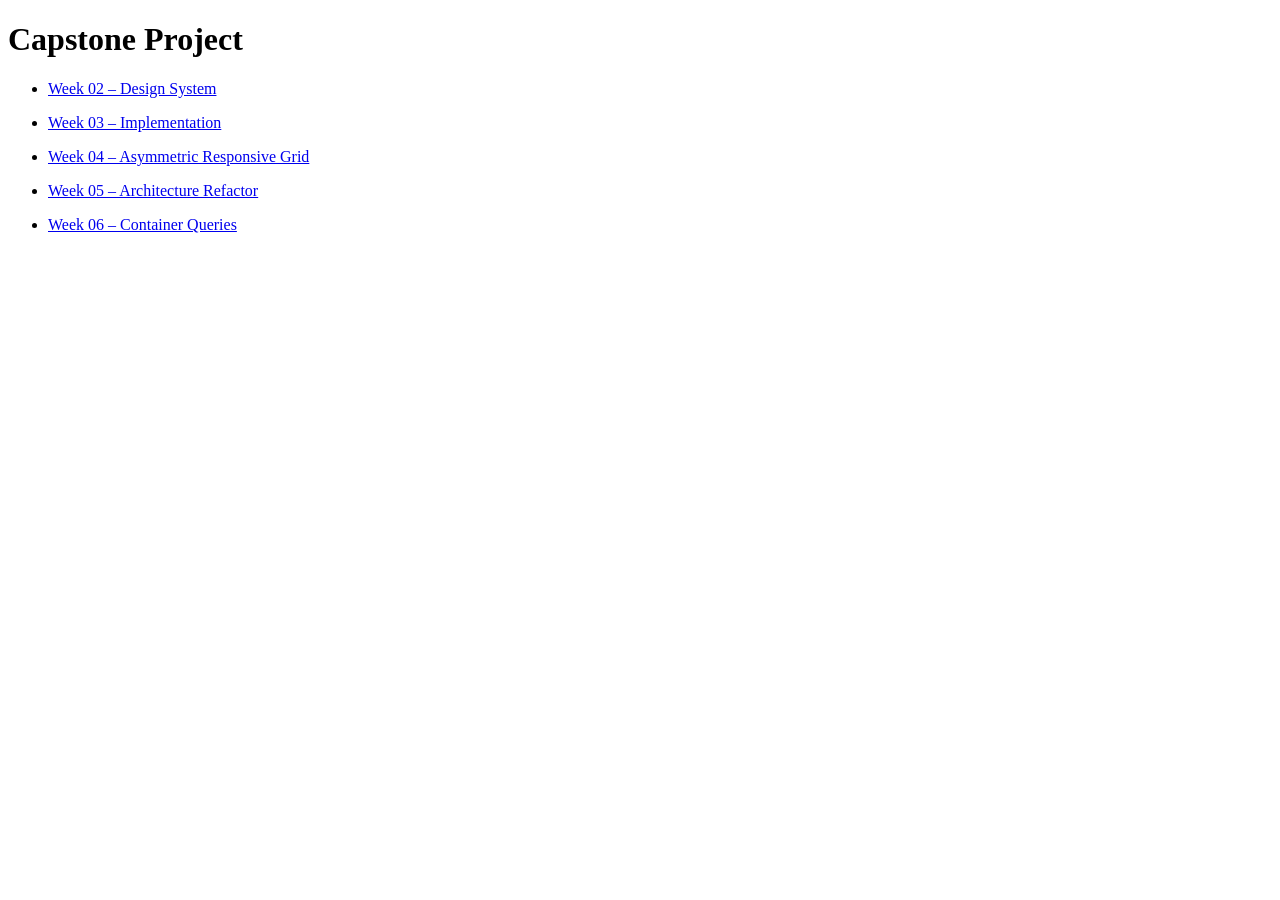
<file: index.html>
<!DOCTYPE html>
<html lang="en">
<head>
<meta charset="UTF-8">
<meta name="viewport" content="width=device-width, initial-scale=1.0">
<title>Capstone Project</title>
</head>

<body>

<h1>Capstone Project</h1>

<ul>
    <li><a href="week02/">Week 02 – Design System</a></li>
</ul>

<ul>
    <li><a href="week03/">Week 03 – Implementation</a></li>
</ul>

<ul>
    <li><a href="week04/">Week 04 – Asymmetric Responsive Grid</a></li>
</ul>

<ul>
    <li><a href="week05/">Week 05 – Architecture Refactor</a></li>
</ul>

<ul>
    <li><a href="week06/">Week 06 – Container Queries</a></li>
</ul>

</body>
</html>
</file>
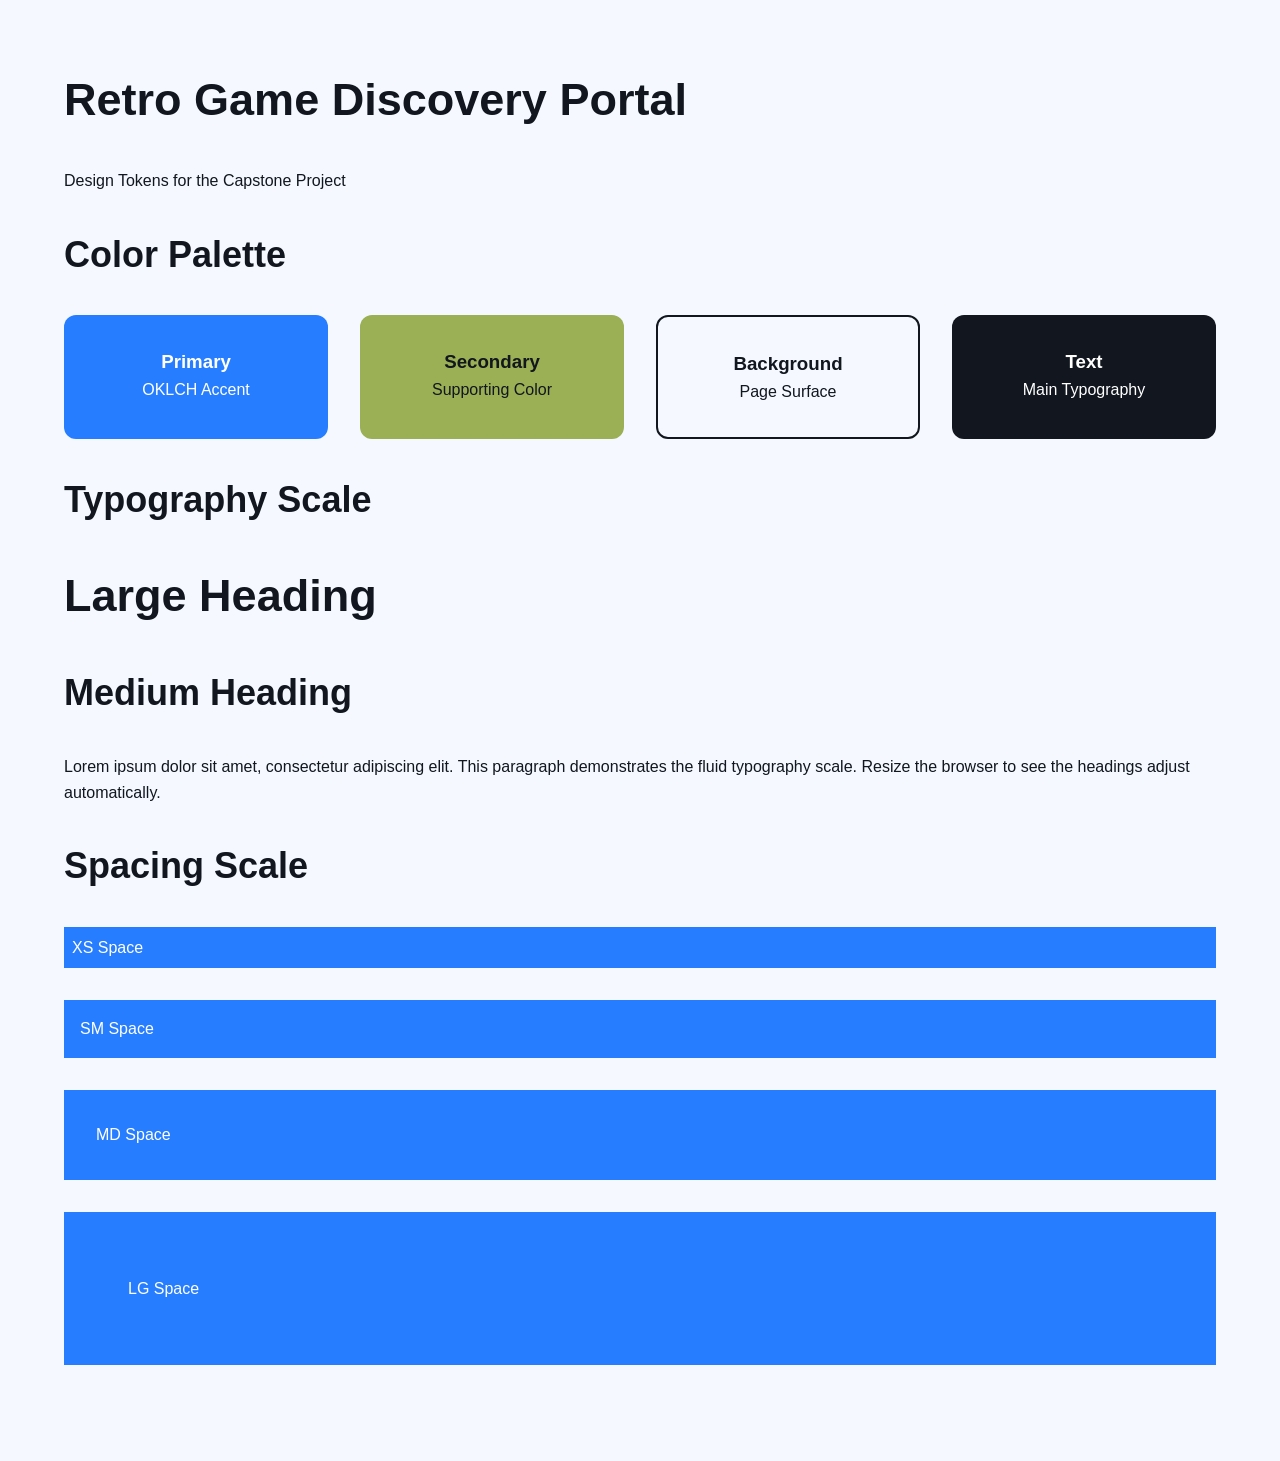
<file: week02/index.html>
<!DOCTYPE html>
<html lang="en">
<head>

<meta charset="UTF-8">
<meta name="viewport" content="width=device-width, initial-scale=1.0">

<title>Retro Game Discovery Portal - Design System</title>

<link rel="stylesheet" href="styles.css">

</head>

<body>

<header>

<h1>Retro Game Discovery Portal</h1>

<p>
Design Tokens for the Capstone Project
</p>

</header>

<main>

<section>

<h2>Color Palette</h2>

<div class="palette">

<div class="color-card primary">
<h3>Primary</h3>
<p>OKLCH Accent</p>
</div>

<div class="color-card secondary">
<h3>Secondary</h3>
<p>Supporting Color</p>
</div>

<div class="color-card background">
<h3>Background</h3>
<p>Page Surface</p>
</div>

<div class="color-card text">
<h3>Text</h3>
<p>Main Typography</p>
</div>

</div>

</section>

<section>

<h2>Typography Scale</h2>

<h1>Large Heading</h1>

<h2>Medium Heading</h2>

<p>
Lorem ipsum dolor sit amet, consectetur adipiscing elit.
This paragraph demonstrates the fluid typography scale.
Resize the browser to see the headings adjust automatically.
</p>

</section>

<section>

<h2>Spacing Scale</h2>

<div class="spacing-demo xs">XS Space</div>

<div class="spacing-demo sm">SM Space</div>

<div class="spacing-demo md">MD Space</div>

<div class="spacing-demo lg">LG Space</div>

</section>

</main>

</body>
</html>
</file>
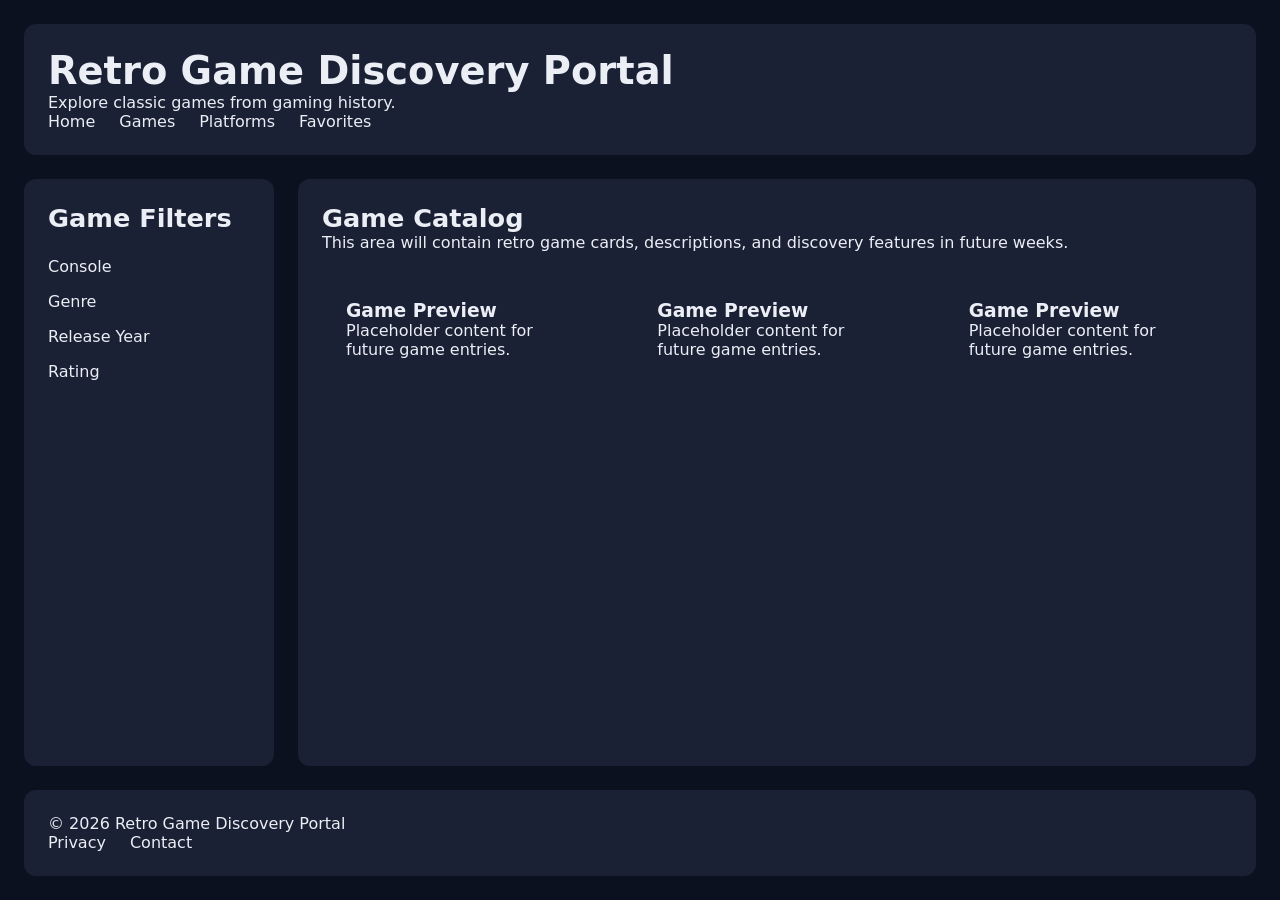
<file: week03/index.html>
<!DOCTYPE html>
<html lang="en">

<head>
    <meta charset="UTF-8">
    <meta name="viewport" content="width=device-width, initial-scale=1.0">

    <title>Retro Game Discovery Portal</title>

    <link rel="stylesheet" href="styles.css">
</head>


<body>

    <header class="site-header">

        <section class="brand">
            <h1>Retro Game Discovery Portal</h1>

            <p>
                Explore classic games from gaming history.
            </p>
        </section>


        <nav aria-label="Primary navigation">

            <ul class="nav-links">

                <li>
                    <a href="#">Home</a>
                </li>

                <li>
                    <a href="#">Games</a>
                </li>

                <li>
                    <a href="#">Platforms</a>
                </li>

                <li>
                    <a href="#">Favorites</a>
                </li>

            </ul>

        </nav>

    </header>



    <aside class="filter-sidebar">

        <h2>Game Filters</h2>

        <ul>

            <li>
                Console
            </li>

            <li>
                Genre
            </li>

            <li>
                Release Year
            </li>

            <li>
                Rating
            </li>

        </ul>

    </aside>




    <main class="catalog">

        <h2>Game Catalog</h2>

        <p>
            This area will contain retro game cards,
            descriptions, and discovery features in future weeks.
        </p>


        <section class="placeholder-grid">

            <article>
                <h3>Game Preview</h3>
                <p>
                    Placeholder content for future game entries.
                </p>
            </article>


            <article>
                <h3>Game Preview</h3>
                <p>
                    Placeholder content for future game entries.
                </p>
            </article>


            <article>
                <h3>Game Preview</h3>
                <p>
                    Placeholder content for future game entries.
                </p>
            </article>

        </section>

    </main>




    <footer class="site-footer">

        <p>
            © 2026 Retro Game Discovery Portal
        </p>


        <nav aria-label="Footer navigation">

            <ul>

                <li>
                    <a href="#">Privacy</a>
                </li>

                <li>
                    <a href="#">Contact</a>
                </li>

            </ul>

        </nav>

    </footer>



</body>

</html>
</file>
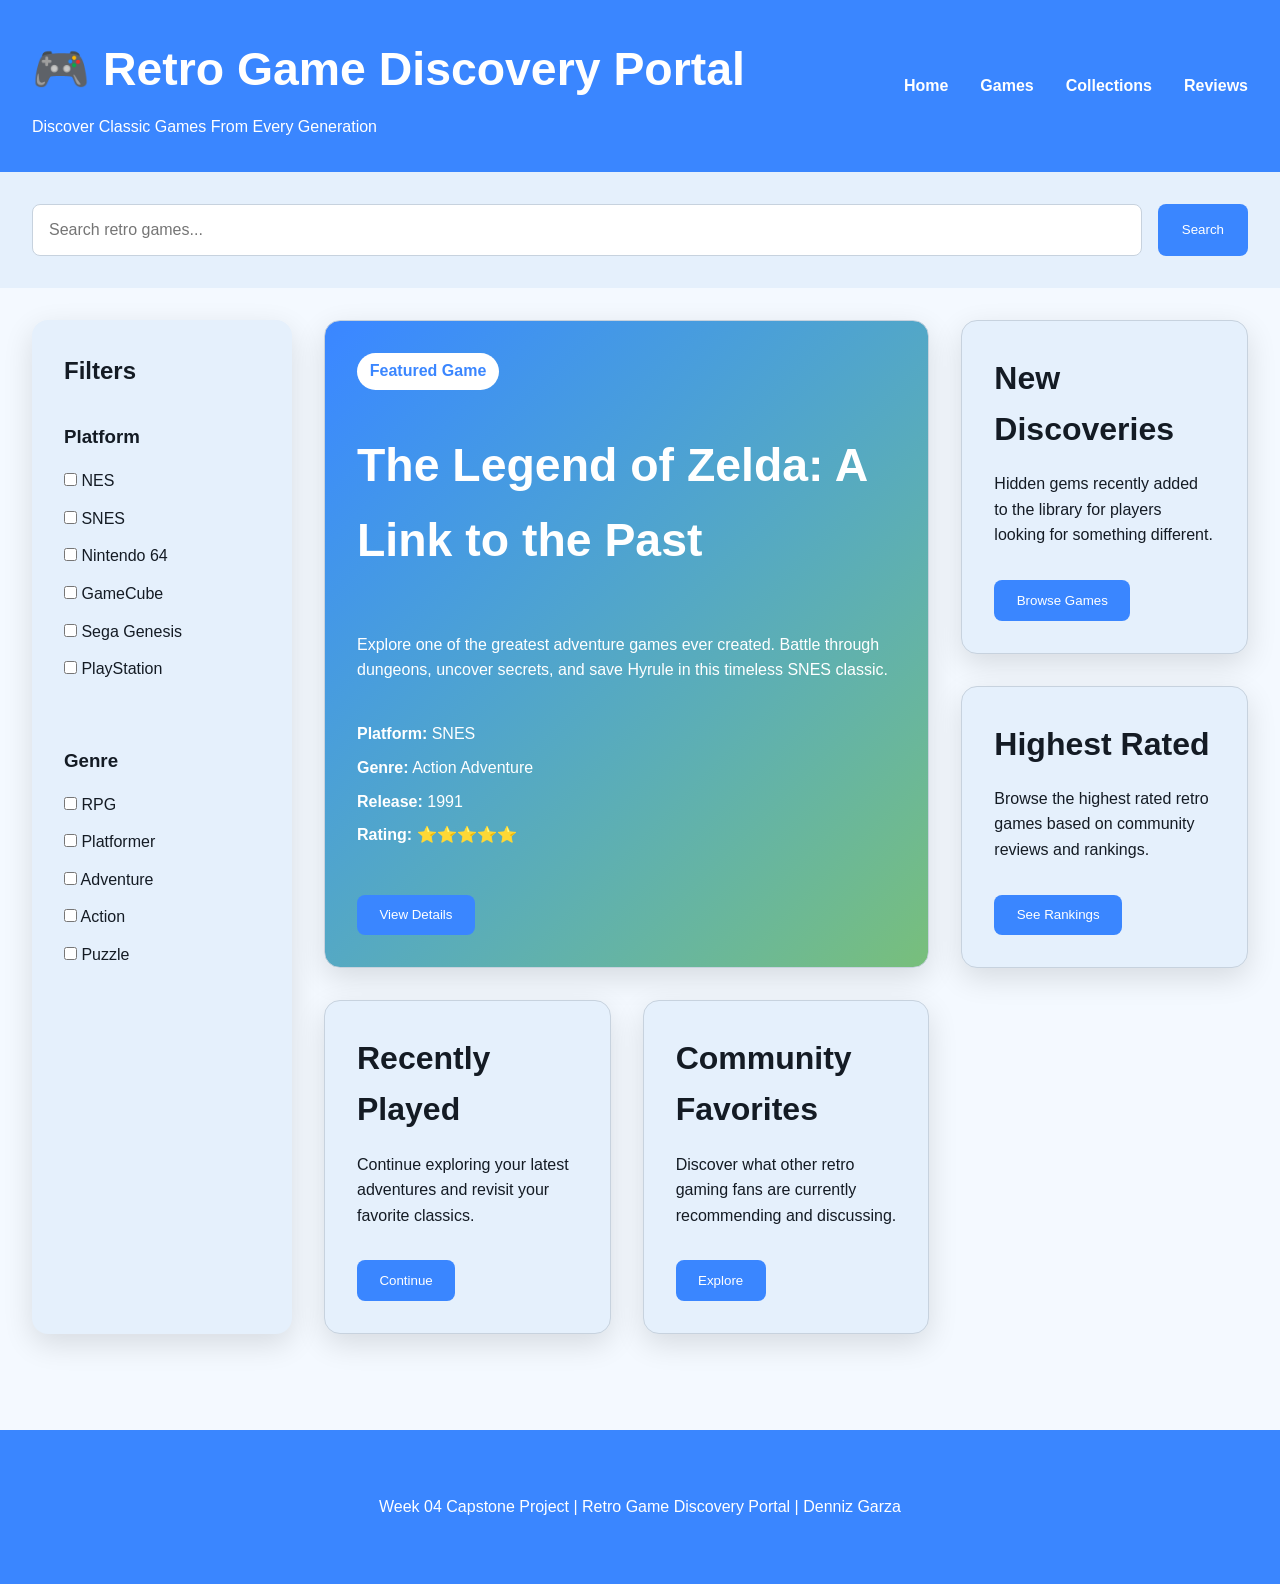
<file: week04/index.html>
<!DOCTYPE html>
<html lang="en">
<head>
    <meta charset="UTF-8">
    <meta name="viewport" content="width=device-width, initial-scale=1.0">
    <title>Retro Game Discovery Portal | Week 04</title>

    <link rel="stylesheet" href="styles.css">
</head>

<body>

    <!-- ================= HEADER ================= -->

    <header class="site-header">

        <div class="logo">
            <h1>🎮 Retro Game Discovery Portal</h1>
            <p>Discover Classic Games From Every Generation</p>
        </div>

        <nav class="main-nav">
            <ul>
                <li><a href="#">Home</a></li>
                <li><a href="#">Games</a></li>
                <li><a href="#">Collections</a></li>
                <li><a href="#">Reviews</a></li>
            </ul>
        </nav>

    </header>

    <!-- ================= SEARCH BAR ================= -->

    <section class="search-bar">

        <input
            type="text"
            placeholder="Search retro games..."
        >

        <button>Search</button>

    </section>

    <!-- ================= PAGE LAYOUT ================= -->

    <div class="page-layout">

        <!-- SIDEBAR -->

        <aside class="sidebar">

            <h2>Filters</h2>

            <div class="filter-group">

                <h3>Platform</h3>

                <label><input type="checkbox"> NES</label>
                <label><input type="checkbox"> SNES</label>
                <label><input type="checkbox"> Nintendo 64</label>
                <label><input type="checkbox"> GameCube</label>
                <label><input type="checkbox"> Sega Genesis</label>
                <label><input type="checkbox"> PlayStation</label>

            </div>

            <div class="filter-group">

                <h3>Genre</h3>

                <label><input type="checkbox"> RPG</label>
                <label><input type="checkbox"> Platformer</label>
                <label><input type="checkbox"> Adventure</label>
                <label><input type="checkbox"> Action</label>
                <label><input type="checkbox"> Puzzle</label>

            </div>

        </aside>

        <!-- MAIN CONTENT -->

        <main>

            <section class="grid-container">

                <!-- HERO CARD -->

                <article class="card hero-card">

                    <span class="badge">Featured Game</span>

                    <h2>The Legend of Zelda: A Link to the Past</h2>

                    <p>
                        Explore one of the greatest adventure games ever
                        created. Battle through dungeons, uncover secrets,
                        and save Hyrule in this timeless SNES classic.
                    </p>

                    <ul class="details">
                        <li><strong>Platform:</strong> SNES</li>
                        <li><strong>Genre:</strong> Action Adventure</li>
                        <li><strong>Release:</strong> 1991</li>
                        <li><strong>Rating:</strong> ⭐⭐⭐⭐⭐</li>
                    </ul>

                    <button>View Details</button>

                </article>

                <!-- CARD 2 -->

                <article class="card">

                    <h3>New Discoveries</h3>

                    <p>
                        Hidden gems recently added to the library for players
                        looking for something different.
                    </p>

                    <button>Browse Games</button>

                </article>

                <!-- CARD 3 -->

                <article class="card">

                    <h3>Highest Rated</h3>

                    <p>
                        Browse the highest rated retro games based on community
                        reviews and rankings.
                    </p>

                    <button>See Rankings</button>

                </article>

                <!-- CARD 4 -->

                <article class="card">

                    <h3>Recently Played</h3>

                    <p>
                        Continue exploring your latest adventures and revisit
                        your favorite classics.
                    </p>

                    <button>Continue</button>

                </article>

                <!-- CARD 5 -->

                <article class="card">

                    <h3>Community Favorites</h3>

                    <p>
                        Discover what other retro gaming fans are currently
                        recommending and discussing.
                    </p>

                    <button>Explore</button>

                </article>

            </section>

        </main>

    </div>

    <!-- ================= FOOTER ================= -->

    <footer>

        <p>
            Week 04 Capstone Project |
            Retro Game Discovery Portal |
            Denniz Garza
        </p>

    </footer>

</body>
</html>
</file>
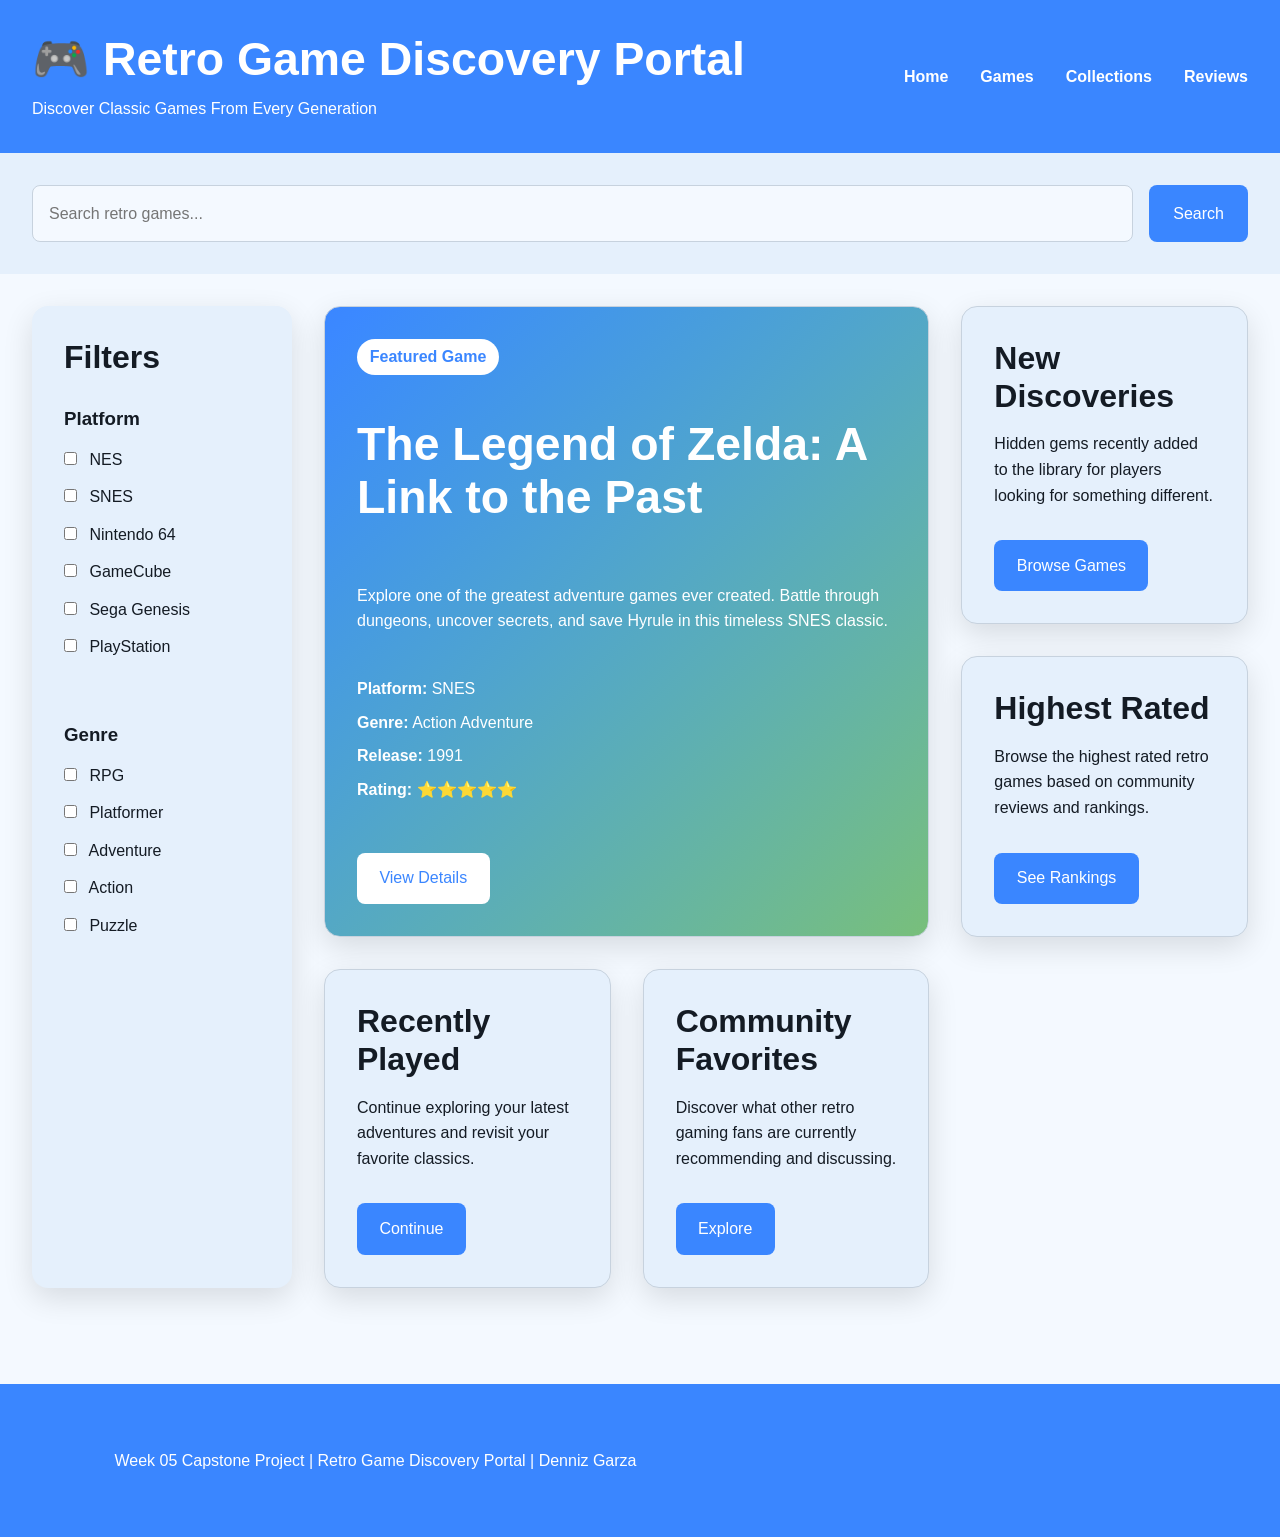
<file: week05/index.html>
<!DOCTYPE html>
<html lang="en">
<head>
    <meta charset="UTF-8">
    <meta name="viewport" content="width=device-width, initial-scale=1.0">

    <title>Retro Game Discovery Portal | Week 05</title>

    <link rel="stylesheet" href="styles.css">
</head>

<body>

    <!-- ================= HEADER ================= -->

    <header class="site-header">

        <div class="logo">
            <h1>🎮 Retro Game Discovery Portal</h1>
            <p>Discover Classic Games From Every Generation</p>
        </div>

        <nav class="main-nav" aria-label="Primary navigation">
            <ul>
                <li><a href="#">Home</a></li>
                <li><a href="#">Games</a></li>
                <li><a href="#">Collections</a></li>
                <li><a href="#">Reviews</a></li>
            </ul>
        </nav>

    </header>

    <!-- ================= SEARCH BAR ================= -->

    <section class="search-bar" aria-label="Game search">

        <label for="game-search" class="visually-hidden">
            Search retro games
        </label>

        <input
            id="game-search"
            type="search"
            placeholder="Search retro games..."
        >

        <button type="button">
            Search
        </button>

    </section>

    <!-- ================= PAGE LAYOUT ================= -->

    <div class="page-layout">

        <!-- ================= SIDEBAR ================= -->

        <aside class="sidebar">

            <h2>Filters</h2>

            <div class="filter-group">

                <h3>Platform</h3>

                <label>
                    <input type="checkbox">
                    NES
                </label>

                <label>
                    <input type="checkbox">
                    SNES
                </label>

                <label>
                    <input type="checkbox">
                    Nintendo 64
                </label>

                <label>
                    <input type="checkbox">
                    GameCube
                </label>

                <label>
                    <input type="checkbox">
                    Sega Genesis
                </label>

                <label>
                    <input type="checkbox">
                    PlayStation
                </label>

            </div>

            <div class="filter-group">

                <h3>Genre</h3>

                <label>
                    <input type="checkbox">
                    RPG
                </label>

                <label>
                    <input type="checkbox">
                    Platformer
                </label>

                <label>
                    <input type="checkbox">
                    Adventure
                </label>

                <label>
                    <input type="checkbox">
                    Action
                </label>

                <label>
                    <input type="checkbox">
                    Puzzle
                </label>

            </div>

        </aside>

        <!-- ================= MAIN CONTENT ================= -->

        <main>

            <section class="grid-container" aria-label="Retro game collections">

                <!-- ================= HERO CARD ================= -->

                <article class="card hero-card">

                    <span class="badge">
                        Featured Game
                    </span>

                    <h2>
                        The Legend of Zelda: A Link to the Past
                    </h2>

                    <p>
                        Explore one of the greatest adventure games ever
                        created. Battle through dungeons, uncover secrets,
                        and save Hyrule in this timeless SNES classic.
                    </p>

                    <ul class="details">

                        <li>
                            <strong>Platform:</strong>
                            SNES
                        </li>

                        <li>
                            <strong>Genre:</strong>
                            Action Adventure
                        </li>

                        <li>
                            <strong>Release:</strong>
                            1991
                        </li>

                        <li>
                            <strong>Rating:</strong>
                            ⭐⭐⭐⭐⭐
                        </li>

                    </ul>

                    <button type="button">
                        View Details
                    </button>

                </article>

                <!-- ================= CARD 2 ================= -->

                <article class="card">

                    <h3>
                        New Discoveries
                    </h3>

                    <p>
                        Hidden gems recently added to the library for players
                        looking for something different.
                    </p>

                    <button type="button">
                        Browse Games
                    </button>

                </article>

                <!-- ================= CARD 3 ================= -->

                <article class="card">

                    <h3>
                        Highest Rated
                    </h3>

                    <p>
                        Browse the highest rated retro games based on community
                        reviews and rankings.
                    </p>

                    <button type="button">
                        See Rankings
                    </button>

                </article>

                <!-- ================= CARD 4 ================= -->

                <article class="card">

                    <h3>
                        Recently Played
                    </h3>

                    <p>
                        Continue exploring your latest adventures and revisit
                        your favorite classics.
                    </p>

                    <button type="button">
                        Continue
                    </button>

                </article>

                <!-- ================= CARD 5 ================= -->

                <article class="card">

                    <h3>
                        Community Favorites
                    </h3>

                    <p>
                        Discover what other retro gaming fans are currently
                        recommending and discussing.
                    </p>

                    <button type="button">
                        Explore
                    </button>

                </article>

            </section>

        </main>

    </div>

    <!-- ================= FOOTER ================= -->

    <footer>

        <p>
            Week 05 Capstone Project |
            Retro Game Discovery Portal |
            Denniz Garza
        </p>

    </footer>

</body>
</html>
</file>
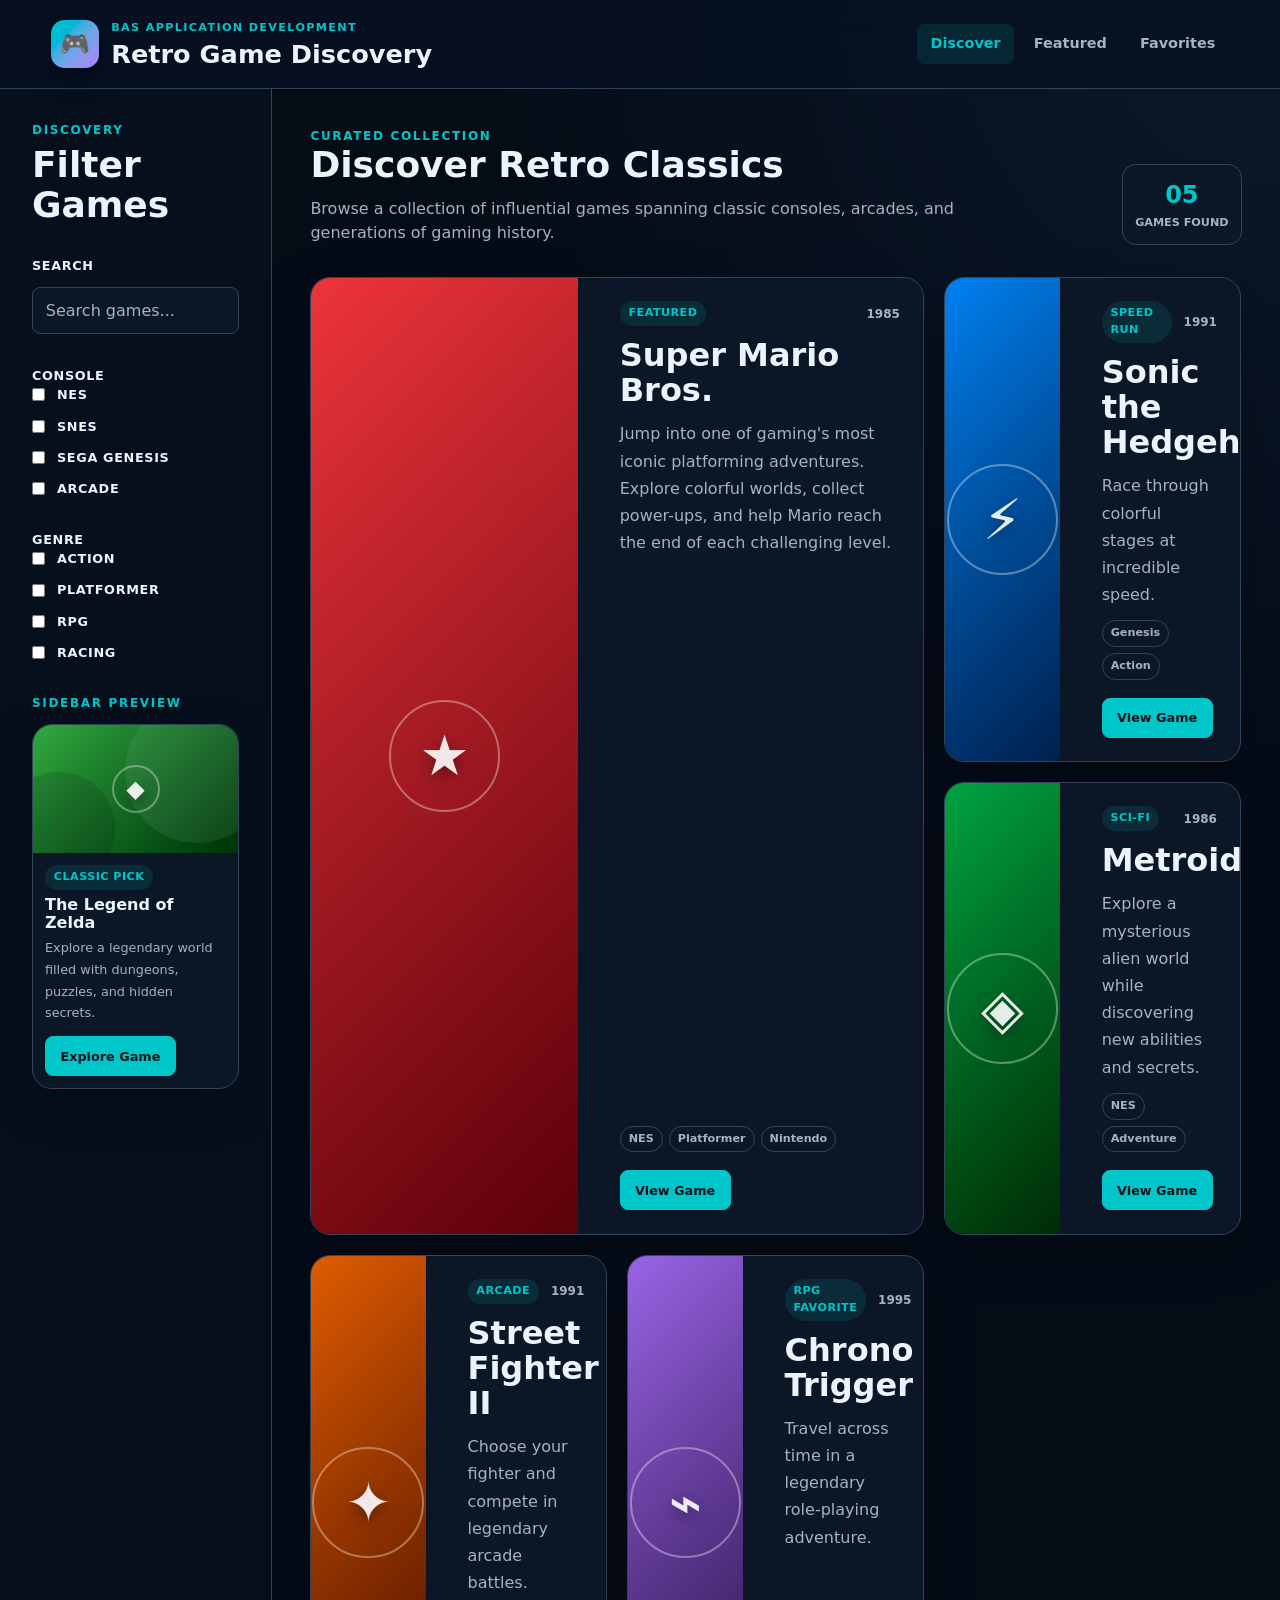
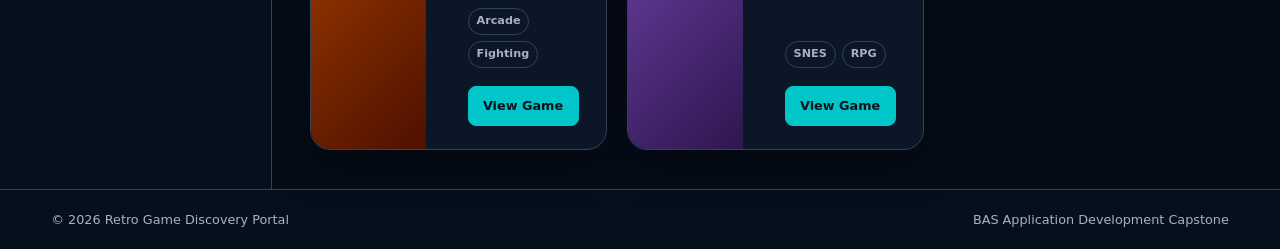
<file: week06/index.html>
<!DOCTYPE html>
<html lang="en">
<head>
    <meta charset="UTF-8">
    <meta name="viewport" content="width=device-width, initial-scale=1.0">

    <title>Week 06 | Retro Game Discovery Portal</title>

    <link rel="stylesheet" href="styles.css">
</head>

<body>

    <div class="app-shell">

        <!-- =========================
             HEADER
        ========================== -->
        <header class="site-header">

            <div class="brand">
                <span class="brand__icon" aria-hidden="true">🎮</span>

                <div class="brand__content">
                    <p class="brand__eyebrow">BAS Application Development</p>
                    <h1 class="brand__title">Retro Game Discovery</h1>
                </div>
            </div>

            <nav class="site-nav" aria-label="Primary navigation">
                <ul class="site-nav__list">
                    <li>
                        <a class="site-nav__link site-nav__link--active"
                           href="#discover">
                            Discover
                        </a>
                    </li>

                    <li>
                        <a class="site-nav__link"
                           href="#featured">
                            Featured
                        </a>
                    </li>

                    <li>
                        <a class="site-nav__link"
                           href="#favorites">
                            Favorites
                        </a>
                    </li>
                </ul>
            </nav>

        </header>


        <!-- =========================
             MAIN APPLICATION
        ========================== -->
        <div class="app-layout">

            <!-- =========================
                 SIDEBAR
            ========================== -->
            <aside class="filter-sidebar"
                   aria-label="Game filters">

                <div class="sidebar-wrapper">

                    <div class="sidebar-header">
                        <p class="section-label">Discovery</p>
                        <h2>Filter Games</h2>
                    </div>


                    <!-- Search -->
                    <div class="filter-group">

                        <label for="game-search">
                            Search
                        </label>

                        <input
                            id="game-search"
                            class="search-input"
                            type="search"
                            placeholder="Search games..."
                        >

                    </div>


                    <!-- Console Filter -->
                    <fieldset class="filter-group">

                        <legend>Console</legend>

                        <label class="filter-option">
                            <input type="checkbox" name="console" value="nes">
                            <span>NES</span>
                        </label>

                        <label class="filter-option">
                            <input type="checkbox" name="console" value="snes">
                            <span>SNES</span>
                        </label>

                        <label class="filter-option">
                            <input type="checkbox" name="console" value="genesis">
                            <span>Sega Genesis</span>
                        </label>

                        <label class="filter-option">
                            <input type="checkbox" name="console" value="arcade">
                            <span>Arcade</span>
                        </label>

                    </fieldset>


                    <!-- Genre Filter -->
                    <fieldset class="filter-group">

                        <legend>Genre</legend>

                        <label class="filter-option">
                            <input type="checkbox" name="genre" value="action">
                            <span>Action</span>
                        </label>

                        <label class="filter-option">
                            <input type="checkbox" name="genre" value="platformer">
                            <span>Platformer</span>
                        </label>

                        <label class="filter-option">
                            <input type="checkbox" name="genre" value="rpg">
                            <span>RPG</span>
                        </label>

                        <label class="filter-option">
                            <input type="checkbox" name="genre" value="racing">
                            <span>Racing</span>
                        </label>

                    </fieldset>


                    <!-- Sidebar Context-Aware Card -->
                    <section class="sidebar-feature"
                             aria-labelledby="sidebar-feature-title">

                        <p class="section-label">Sidebar Preview</p>

                        <article class="card card--sidebar">

                            <div class="card__media">
                                <div class="game-art game-art--zelda"
                                     role="img"
                                     aria-label="Stylized retro game artwork for The Legend of Zelda">
                                    <span class="game-art__symbol">◆</span>
                                </div>
                            </div>

                            <div class="card__content">

                                <span class="card__badge">
                                    Classic Pick
                                </span>

                                <h3 class="card__title"
                                    id="sidebar-feature-title">
                                    The Legend of Zelda
                                </h3>

                                <p class="card__description">
                                    Explore a legendary world filled with
                                    dungeons, puzzles, and hidden secrets.
                                </p>

                                <a class="card__button"
                                   href="#zelda">
                                    Explore Game
                                </a>

                            </div>

                        </article>

                    </section>

                </div>

            </aside>


            <!-- =========================
                 MAIN CONTENT
            ========================== -->
            <main class="main-content"
                  id="discover">

                <div class="main-content__container">

                    <!-- Search / Intro -->
                    <section class="content-intro"
                             aria-labelledby="catalog-title">

                        <div class="content-intro__text">

                            <p class="section-label">
                                Curated Collection
                            </p>

                            <h2 id="catalog-title">
                                Discover Retro Classics
                            </h2>

                            <p>
                                Browse a collection of influential games
                                spanning classic consoles, arcades, and
                                generations of gaming history.
                            </p>

                        </div>

                        <div class="results-count"
                             aria-label="Number of games displayed">
                            <strong>05</strong>
                            <span>Games Found</span>
                        </div>

                    </section>


                    <!-- =========================
                         ASYMMETRIC GAME GRID
                    ========================== -->
                    <section class="game-grid"
                             id="featured"
                             aria-label="Featured retro games">

                        <!-- CARD 1: HERO -->
                        <article class="card card--hero">

                            <div class="card__media">

                                <div class="game-art game-art--mario"
                                     role="img"
                                     aria-label="Stylized retro artwork inspired by Super Mario Bros.">
                                    <span class="game-art__symbol">★</span>
                                </div>

                            </div>

                            <div class="card__content">

                                <div class="card__meta">
                                    <span class="card__badge">
                                        Featured
                                    </span>

                                    <span class="card__year">
                                        1985
                                    </span>
                                </div>

                                <h3 class="card__title">
                                    Super Mario Bros.
                                </h3>

                                <p class="card__description">
                                    Jump into one of gaming's most iconic
                                    platforming adventures. Explore colorful
                                    worlds, collect power-ups, and help Mario
                                    reach the end of each challenging level.
                                </p>

                                <div class="card__details">
                                    <span>NES</span>
                                    <span>Platformer</span>
                                    <span>Nintendo</span>
                                </div>

                                <a class="card__button"
                                   href="#mario">
                                    View Game
                                </a>

                            </div>

                        </article>


                        <!-- CARD 2 -->
                        <article class="card">

                            <div class="card__media">

                                <div class="game-art game-art--sonic"
                                     role="img"
                                     aria-label="Stylized retro artwork inspired by Sonic the Hedgehog">
                                    <span class="game-art__symbol">⚡</span>
                                </div>

                            </div>

                            <div class="card__content">

                                <div class="card__meta">
                                    <span class="card__badge">
                                        Speed Run
                                    </span>

                                    <span class="card__year">
                                        1991
                                    </span>
                                </div>

                                <h3 class="card__title">
                                    Sonic the Hedgehog
                                </h3>

                                <p class="card__description">
                                    Race through colorful stages at
                                    incredible speed.
                                </p>

                                <div class="card__details">
                                    <span>Genesis</span>
                                    <span>Action</span>
                                </div>

                                <a class="card__button"
                                   href="#sonic">
                                    View Game
                                </a>

                            </div>

                        </article>


                        <!-- CARD 3 -->
                        <article class="card">

                            <div class="card__media">

                                <div class="game-art game-art--metroid"
                                     role="img"
                                     aria-label="Stylized retro artwork inspired by Metroid">
                                    <span class="game-art__symbol">◈</span>
                                </div>

                            </div>

                            <div class="card__content">

                                <div class="card__meta">
                                    <span class="card__badge">
                                        Sci-Fi
                                    </span>

                                    <span class="card__year">
                                        1986
                                    </span>
                                </div>

                                <h3 class="card__title">
                                    Metroid
                                </h3>

                                <p class="card__description">
                                    Explore a mysterious alien world while
                                    discovering new abilities and secrets.
                                </p>

                                <div class="card__details">
                                    <span>NES</span>
                                    <span>Adventure</span>
                                </div>

                                <a class="card__button"
                                   href="#metroid">
                                    View Game
                                </a>

                            </div>

                        </article>


                        <!-- CARD 4 -->
                        <article class="card">

                            <div class="card__media">

                                <div class="game-art game-art--streetfighter"
                                     role="img"
                                     aria-label="Stylized retro artwork inspired by Street Fighter II">
                                    <span class="game-art__symbol">✦</span>
                                </div>

                            </div>

                            <div class="card__content">

                                <div class="card__meta">
                                    <span class="card__badge">
                                        Arcade
                                    </span>

                                    <span class="card__year">
                                        1991
                                    </span>
                                </div>

                                <h3 class="card__title">
                                    Street Fighter II
                                </h3>

                                <p class="card__description">
                                    Choose your fighter and compete in
                                    legendary arcade battles.
                                </p>

                                <div class="card__details">
                                    <span>Arcade</span>
                                    <span>Fighting</span>
                                </div>

                                <a class="card__button"
                                   href="#street-fighter">
                                    View Game
                                </a>

                            </div>

                        </article>


                        <!-- CARD 5 -->
                        <article class="card"
                         id="favorites">

                            <div class="card__media">

                                <div class="game-art game-art--chrono"
                                     role="img"
                                     aria-label="Stylized retro artwork inspired by Chrono Trigger">
                                    <span class="game-art__symbol">⌁</span>
                                </div>

                            </div>

                            <div class="card__content">

                                <div class="card__meta">
                                    <span class="card__badge">
                                        RPG Favorite
                                    </span>

                                    <span class="card__year">
                                        1995
                                    </span>
                                </div>

                                <h3 class="card__title">
                                    Chrono Trigger
                                </h3>

                                <p class="card__description">
                                    Travel across time in a legendary
                                    role-playing adventure.
                                </p>

                                <div class="card__details">
                                    <span>SNES</span>
                                    <span>RPG</span>
                                </div>

                                <a class="card__button"
                                   href="#chrono-trigger">
                                    View Game
                                </a>

                            </div>

                        </article>

                    </section>

                </div>

            </main>

        </div>


        <!-- =========================
             FOOTER
        ========================== -->
        <footer class="site-footer">

            <p>
                © 2026 Retro Game Discovery Portal
            </p>

            <p>
                BAS Application Development Capstone
            </p>

        </footer>

    </div>

</body>
</html>
</file>
<file: week02/styles.css>
/* ==========================
   Cascade Layer
========================== */

@layer tokens, base, components;

/* ==========================
   TOKENS
========================== */

@layer tokens {

:root {

/* Light Mode */

--color-bg: oklch(98% 0.01 260);

--color-surface: oklch(95% 0.02 260);

--color-text: oklch(20% 0.02 260);

--color-primary: oklch(62% 0.22 260);

--color-secondary: oklch(72% 0.12 120);

/* Dark Mode */

--dark-bg: oklch(18% 0.02 260);

--dark-surface: oklch(25% 0.02 260);

--dark-text: oklch(95% 0.01 260);

/* Typography */

--size-base: 1rem;

--size-heading-md: clamp(
1.5rem,
1.15rem + 1.5vw,
2.25rem
);

--size-heading-lg: clamp(
1.75rem,
1.31rem + 1.88vw,
3rem
);

/* Spacing */

--space-xs: .5rem;

--space-sm: 1rem;

--space-md: 2rem;

--space-lg: 4rem;

}

}

/* ==========================
   BASE
========================== */

@layer base {

*{
margin:0;
padding:0;
box-sizing:border-box;
}

body{

font-family:Arial,sans-serif;

background:var(--color-bg);

color:var(--color-text);

padding:var(--space-lg);

line-height:1.6;

}

h1{

font-size:var(--size-heading-lg);

margin-bottom:var(--space-md);

}

h2{

font-size:var(--size-heading-md);

margin:var(--space-md) 0;

}

p{

font-size:var(--size-base);

}

}

/* ==========================
   COMPONENTS
========================== */

@layer components {

.palette{

display:grid;

grid-template-columns:repeat(auto-fit,minmax(180px,1fr));

gap:var(--space-md);

margin-top:var(--space-md);

}

.color-card{

padding:var(--space-md);

border-radius:12px;

text-align:center;

}

.primary{

background:var(--color-primary);

color:white;

}

.secondary{

background:var(--color-secondary);

}

.background{

background:var(--color-bg);

border:2px solid var(--color-text);

}

.text{

background:var(--color-text);

color:white;

}

.spacing-demo{

background:var(--color-primary);

color:white;

margin-bottom:var(--space-md);

}

.xs{

padding:var(--space-xs);

}

.sm{

padding:var(--space-sm);

}

.md{

padding:var(--space-md);

}

.lg{

padding:var(--space-lg);

}

}
</file>
<file: week03/styles.css>
@layer reset, tokens, layout, components;



/* =========================
   RESET
========================= */

@layer reset {

* {
    box-sizing: border-box;
}


body,
h1,
h2,
h3,
p,
ul {
    margin: 0;
}


ul {
    padding: 0;
    list-style: none;
}


a {
    text-decoration: none;
}

}



/* =========================
   DESIGN TOKENS
   From Week 02
========================= */

@layer tokens {

:root {

    /* Colors */

    --color-background:
        oklch(18% 0.03 270);

    --color-surface:
        oklch(25% 0.04 270);

    --color-primary:
        oklch(70% 0.18 40);

    --color-secondary:
        oklch(65% 0.15 200);

    --color-text:
        oklch(95% 0.01 270);

    --color-muted:
        oklch(75% 0.02 270);



    /* Spacing */

    --space-xs:
        0.5rem;

    --space-sm:
        1rem;

    --space-md:
        1.5rem;

    --space-lg:
        2rem;

    --space-xl:
        3rem;



    /* Typography */

    --title-size:
        clamp(1.75rem, 3vw, 3rem);

    --heading-size:
        clamp(1.25rem, 2vw, 2rem);

}

}



/* =========================
   PAGE GRID
   Archetype C Layout
========================= */

@layer layout {


body {

    min-height: 100dvh;


    display: grid;


    grid-template-columns:
        minmax(180px, 250px)
        1fr;


    grid-template-rows:
        auto
        1fr
        auto;


    grid-template-areas:

        "header header"

        "aside main"

        "footer footer";


    gap:
        var(--space-md);


    padding:
        var(--space-md);


    background:
        var(--color-background);


    color:
        var(--color-text);


    font-family:
        system-ui, sans-serif;

}




.site-header {

    grid-area:
        header;

}



.filter-sidebar {

    grid-area:
        aside;

}



.catalog {

    grid-area:
        main;

}



.site-footer {

    grid-area:
        footer;

}



@media(max-width:700px){


body {

    grid-template-columns:
        1fr;


    grid-template-areas:

        "header"

        "aside"

        "main"

        "footer";

}


}


}



/* =========================
   COMPONENTS
========================= */

@layer components {



.site-header,
.filter-sidebar,
.catalog,
.site-footer,
article {


    background:
        var(--color-surface);


    border-radius:
        0.75rem;


    padding:
        var(--space-md);

}



h1 {

    font-size:
        var(--title-size);

}


h2 {

    font-size:
        var(--heading-size);

}



.nav-links,
.site-footer ul {

    display:
        flex;


    gap:
        var(--space-md);


    flex-wrap:
        wrap;

}



nav a {


    color:
        var(--color-text);

}



nav a:hover {


    color:
        var(--color-primary);

}



nav a:focus-visible {


    outline:
        3px solid var(--color-primary);


    outline-offset:
        4px;

}



.placeholder-grid {


    display:
        grid;


    grid-template-columns:
        repeat(auto-fit, minmax(200px, 1fr));


    gap:
        var(--space-md);


    margin-top:
        var(--space-md);

}



article {


    min-height:
        150px;

}



.filter-sidebar ul {


    display:
        grid;


    gap:
        var(--space-sm);


    margin-top:
        var(--space-md);

}



}
</file>
<file: week04/styles.css>
/* =====================================================
   WEEK 04 - RETRO GAME DISCOVERY PORTAL
   Design Tokens + Responsive Asymmetric Grid
===================================================== */

@layer tokens, base, layout, components;

/* =====================================================
   TOKENS
===================================================== */

@layer tokens {

:root{

    /* Light Theme */

    --color-bg: oklch(98% 0.01 250);
    --color-surface: oklch(95% 0.02 250);
    --color-primary: oklch(64% 0.20 260);
    --color-secondary: oklch(74% 0.12 145);
    --color-text: oklch(22% 0.02 250);
    --color-border: oklch(86% 0.02 250);

    /* Dark Theme */

    --dark-bg: oklch(18% 0.02 250);
    --dark-surface: oklch(25% 0.02 250);
    --dark-text: oklch(95% 0.01 250);

    /* Typography */

    --size-base: 1rem;

    --size-heading-md:
        clamp(
            1.5rem,
            1.2rem + 1vw,
            2.2rem
        );

    --size-heading-lg:
        clamp(
            1.75rem,
            1.3rem + 2vw,
            3rem
        );

    /* Spacing */

    --space-xs:.5rem;
    --space-sm:1rem;
    --space-md:2rem;
    --space-lg:4rem;

    --radius:16px;

    --shadow:
        0 10px 30px
        rgba(0,0,0,.12);

}

}

/* =====================================================
   BASE
===================================================== */

@layer base{

*{
    margin:0;
    padding:0;
    box-sizing:border-box;
}

body{

    font-family:
        Arial,
        Helvetica,
        sans-serif;

    background:
        var(--color-bg);

    color:
        var(--color-text);

    line-height:1.6;

}

img{

    max-width:100%;
    display:block;

}

button{

    cursor:pointer;
    border:none;

}

}

/* =====================================================
   HEADER
===================================================== */

@layer layout{

.site-header{

    display:flex;

    justify-content:space-between;

    align-items:center;

    flex-wrap:wrap;

    gap:var(--space-md);

    padding:var(--space-md);

    background:var(--color-primary);

    color:white;

}

.logo h1{

    font-size:
        var(--size-heading-lg);

}

.logo p{

    margin-top:.5rem;

}

.main-nav ul{

    display:flex;

    list-style:none;

    gap:var(--space-md);

}

.main-nav a{

    color:white;

    text-decoration:none;

    font-weight:bold;

}

.main-nav a:hover{

    text-decoration:underline;

}

}

/* =====================================================
   SEARCH BAR
===================================================== */

.search-bar{

    display:flex;

    gap:var(--space-sm);

    padding:var(--space-md);

    background:var(--color-surface);

}

.search-bar input{

    flex:1;

    padding:var(--space-sm);

    border:1px solid var(--color-border);

    border-radius:8px;

    font-size:1rem;

}

.search-bar button{

    padding:
        .9rem 1.5rem;

    background:
        var(--color-primary);

    color:white;

    border-radius:8px;

}

.search-bar button:hover{

    opacity:.9;

}

/* =====================================================
   PAGE LAYOUT
===================================================== */

.page-layout{

    display:grid;

    grid-template-columns:

        260px
        1fr;

    gap:var(--space-md);

    padding:var(--space-md);

}

/* =====================================================
   SIDEBAR
===================================================== */

.sidebar{

    background:

        var(--color-surface);

    padding:

        var(--space-md);

    border-radius:

        var(--radius);

    box-shadow:

        var(--shadow);

}

.sidebar h2{

    margin-bottom:

        var(--space-md);

}

.filter-group{

    margin-bottom:

        var(--space-lg);

}

.filter-group h3{

    margin-bottom:

        var(--space-sm);

}

.filter-group label{

    display:block;

    margin-bottom:

        .75rem;

}

/* =====================================================
   GRID
===================================================== */

.grid-container{

    display:grid;

    grid-template-columns:

        repeat(
            auto-fit,
            minmax(
                260px,
                1fr
            )
        );

    grid-auto-flow:dense;

    gap:

        var(--space-md);

}

/* =====================================================
   CARDS
===================================================== */

.card{

    background:

        var(--color-surface);

    border:

        1px solid
        var(--color-border);

    border-radius:

        var(--radius);

    padding:

        var(--space-md);

    box-shadow:

        var(--shadow);

    display:flex;

    flex-direction:column;

    justify-content:space-between;

    transition:

        transform .25s,
        box-shadow .25s;

}

.card:hover{

    transform:

        translateY(-6px);

    box-shadow:

        0 20px 40px
        rgba(0,0,0,.15);

}

.card h3{

    margin-bottom:

        var(--space-sm);

    font-size:

        var(--size-heading-md);

}

.card p{

    margin-bottom:

        var(--space-md);

}

.card button{

    align-self:flex-start;

    background:

        var(--color-primary);

    color:white;

    padding:

        .8rem 1.4rem;

    border-radius:

        8px;

}

.card button:hover{

    background:

        var(--color-secondary);

}

/* =====================================================
   HERO CARD
===================================================== */

.hero-card{

    grid-column:

        span 2;

    grid-row:

        span 2;

    background:

        linear-gradient(

            135deg,

            var(--color-primary),

            var(--color-secondary)

        );

    color:white;

}

.hero-card h2{

    font-size:

        var(--size-heading-lg);

    margin-bottom:

        var(--space-sm);

}

.hero-card p{

    margin:

        var(--space-md)
        0;

}

.badge{

    display:inline-block;

    width:max-content;

    padding:

        .35rem
        .8rem;

    border-radius:

        50px;

    background:white;

    color:var(--color-primary);

    font-weight:bold;

    margin-bottom:

        var(--space-md);

}

.details{

    list-style:none;

    margin-bottom:

        var(--space-md);

}

.details li{

    margin-bottom:

        .5rem;

}

/* =====================================================
   FOOTER
===================================================== */

footer{

    text-align:center;

    padding:

        var(--space-lg);

    margin-top:

        var(--space-lg);

    background:

        var(--color-primary);

    color:white;

}

/* =====================================================
   RESPONSIVE
===================================================== */

@media (max-width:1000px){

.page-layout{

    grid-template-columns:
        1fr;

}

.sidebar{

    order:2;

}

main{

    order:1;

}

.hero-card{

    grid-column:
        span 2;

}

}

@media (max-width:700px){

.main-nav ul{

    flex-direction:column;

    gap:.75rem;

}

.search-bar{

    flex-direction:column;

}

.grid-container{

    grid-template-columns:
        1fr;

}

.hero-card{

    grid-column:auto;

    grid-row:auto;

}

.site-header{

    flex-direction:column;

    align-items:flex-start;

}

}

@media (prefers-color-scheme: dark){

body{

    background:
        var(--dark-bg);

    color:
        var(--dark-text);

}

.sidebar,
.card,
.search-bar{

    background:
        var(--dark-surface);

    border-color:
        rgba(255,255,255,.08);

}

.search-bar input{

    background:
        var(--dark-bg);

    color:
        var(--dark-text);

}

}
</file>
<file: week05/styles.css>
/*
=========================================================
WEEK 05 - RETRO GAME DISCOVERY PORTAL
CSS Architecture Refactor

Week 05 focuses on:
- Cascade Layers
- Native CSS Nesting
- Responsive CSS Grid
- Reusable Design Tokens
- Maintaining Week 04 visual continuity
=========================================================
*/


/*
=========================================================
CASCADE LAYER ORDER
=========================================================

Layers are intentionally ordered from lowest to highest
precedence:

1. reset
2. base
3. layout
4. components

Later layers can override earlier layers regardless of
selector specificity.
=========================================================
*/

@layer reset, base, layout, components;


/*
=========================================================
RESET LAYER
=========================================================
*/

@layer reset {

    /*
    Universal box-sizing reset
    */

    *,
    *::before,
    *::after {
        box-sizing: border-box;
    }


    /*
    Remove default margins
    */

    * {
        margin: 0;
    }


    /*
    Remove default body margin
    */

    body {
        margin: 0;
    }


    /*
    Improve image responsiveness
    */

    img {
        max-width: 100%;
        display: block;
    }


    /*
    Form controls inherit typography
    */

    button,
    input,
    textarea,
    select {
        font: inherit;
    }

}


/*
=========================================================
BASE LAYER
=========================================================

Contains:
- Design tokens
- Global element styles
- Typography
- Links
- Buttons
- Accessibility helpers
=========================================================
*/

@layer base {

    /*
    =============================================
    DESIGN TOKENS
    =============================================
    */

    :root {

        /* -------------------------
           Light Theme Colors
        ------------------------- */

        --color-bg:
            oklch(98% 0.01 250);

        --color-surface:
            oklch(95% 0.02 250);

        --color-primary:
            oklch(64% 0.20 260);

        --color-secondary:
            oklch(74% 0.12 145);

        --color-text:
            oklch(22% 0.02 250);

        --color-border:
            oklch(86% 0.02 250);


        /* -------------------------
           Dark Theme Colors
        ------------------------- */

        --dark-bg:
            oklch(18% 0.02 250);

        --dark-surface:
            oklch(25% 0.02 250);

        --dark-text:
            oklch(95% 0.01 250);

        --dark-border:
            oklch(38% 0.02 250);


        /* -------------------------
           Typography
        ------------------------- */

        --size-base:
            1rem;

        --size-heading-md:
            clamp(
                1.5rem,
                1.2rem + 1vw,
                2.2rem
            );

        --size-heading-lg:
            clamp(
                1.75rem,
                1.3rem + 2vw,
                3rem
            );


        /* -------------------------
           Spacing
        ------------------------- */

        --space-xs:
            0.5rem;

        --space-sm:
            1rem;

        --space-md:
            2rem;

        --space-lg:
            4rem;


        /* -------------------------
           Other Tokens
        ------------------------- */

        --radius:
            16px;

        --shadow:
            0 10px 30px rgba(0, 0, 0, 0.12);

        --shadow-hover:
            0 20px 40px rgba(0, 0, 0, 0.15);

    }


    /*
    =============================================
    GLOBAL BODY
    =============================================
    */

    body {

        min-height: 100dvh;

        font-family:
            Arial,
            Helvetica,
            sans-serif;

        font-size:
            var(--size-base);

        line-height:
            1.6;

        background:
            var(--color-bg);

        color:
            var(--color-text);

    }


    /*
    =============================================
    HEADINGS
    =============================================
    */

    h1,
    h2,
    h3 {
        line-height: 1.2;
    }


    /*
    =============================================
    PARAGRAPHS
    =============================================
    */

    p {
        max-width: 70ch;
    }


    /*
    =============================================
    LINKS
    =============================================
    */

    a {
        color: inherit;
    }


    /*
    =============================================
    BUTTON BASE
    =============================================
    */

    button {

        border: 0;

        cursor: pointer;

    }


    /*
    =============================================
    VISUALLY HIDDEN ACCESSIBILITY CLASS
    =============================================
    */

    .visually-hidden {

        position: absolute;

        width: 1px;

        height: 1px;

        padding: 0;

        margin: -1px;

        overflow: hidden;

        clip: rect(0, 0, 0, 0);

        white-space: nowrap;

        border: 0;

    }

}


/*
=========================================================
LAYOUT LAYER
=========================================================

Contains high-level page structures:
- Header
- Navigation
- Search area
- Page shell
- Sidebar
- Main content
- Footer
=========================================================
*/

@layer layout {


    /*
    =============================================
    SITE HEADER
    =============================================
    */

    .site-header {

        display: flex;

        justify-content: space-between;

        align-items: center;

        flex-wrap: wrap;

        gap: var(--space-md);

        padding: var(--space-md);

        background:
            var(--color-primary);

        color: white;


        /*
        Native CSS Nesting:
        Header logo styles
        */

        .logo {

            h1 {

                font-size:
                    var(--size-heading-lg);

            }


            p {

                margin-top:
                    var(--space-xs);

            }

        }

    }


    /*
    =============================================
    PRIMARY NAVIGATION
    =============================================
    */

    .main-nav {

        ul {

            display: flex;

            list-style: none;

            gap: var(--space-md);

            padding: 0;

        }


        a {

            color: white;

            text-decoration: none;

            font-weight: bold;


            &:hover {

                text-decoration: underline;

            }


            &:focus-visible {

                outline:
                    3px solid white;

                outline-offset:
                    4px;

                border-radius:
                    4px;

            }

        }

    }


    /*
    =============================================
    SEARCH BAR
    =============================================
    */

    .search-bar {

        display: flex;

        gap: var(--space-sm);

        padding: var(--space-md);

        background:
            var(--color-surface);


        input {

            flex: 1;

            min-width: 0;

            padding:
                0.9rem 1rem;

            border:
                1px solid var(--color-border);

            border-radius:
                8px;

            background:
                var(--color-bg);

            color:
                var(--color-text);


            &:focus {

                outline:
                    3px solid var(--color-primary);

                outline-offset:
                    2px;

            }

        }


        button {

            padding:
                0.9rem 1.5rem;

            background:
                var(--color-primary);

            color: white;

            border-radius:
                8px;


            &:hover {

                opacity:
                    0.9;

            }


            &:focus-visible {

                outline:
                    3px solid var(--color-text);

                outline-offset:
                    3px;

            }

        }

    }


    /*
    =============================================
    PAGE LAYOUT
    =============================================
    */

    .page-layout {

        display: grid;

        grid-template-columns:
            minmax(220px, 260px)
            minmax(0, 1fr);

        gap:
            var(--space-md);

        padding:
            var(--space-md);

        min-width:
            0;

    }


    /*
    =============================================
    SIDEBAR
    =============================================
    */

    .sidebar {

        background:
            var(--color-surface);

        padding:
            var(--space-md);

        border-radius:
            var(--radius);

        box-shadow:
            var(--shadow);

        min-width:
            0;


        h2 {

            margin-bottom:
                var(--space-md);

            font-size:
                var(--size-heading-md);

        }


        .filter-group {

            margin-bottom:
                var(--space-lg);


            h3 {

                margin-bottom:
                    var(--space-sm);

            }


            label {

                display: block;

                margin-bottom:
                    0.75rem;

                cursor: pointer;


                input {

                    margin-right:
                        var(--space-xs);

                }

            }

        }

    }


    /*
    =============================================
    MAIN CONTENT
    =============================================
    */

    main {

        min-width:
            0;

    }


    /*
    =============================================
    GRID CONTAINER
    =============================================
    */

    .grid-container {

        display: grid;

        grid-template-columns:
            repeat(
                auto-fit,
                minmax(
                    260px,
                    1fr
                )
            );

        grid-auto-flow:
            dense;

        gap:
            var(--space-md);

        min-width:
            0;

    }


    /*
    =============================================
    FOOTER
    =============================================
    */

    footer {

        text-align:
            center;

        padding:
            var(--space-lg);

        margin-top:
            var(--space-lg);

        background:
            var(--color-primary);

        color:
            white;

    }


    /*
    =============================================
    TABLET LAYOUT
    =============================================
    */

    @media (max-width: 1000px) {

        .page-layout {

            grid-template-columns:
                1fr;

        }


        .sidebar {

            order: 2;

        }


        main {

            order: 1;

        }


        .hero-card {

            grid-column:
                span 2;

        }

    }


    /*
    =============================================
    MOBILE LAYOUT
    =============================================
    */

    @media (max-width: 700px) {

        .site-header {

            flex-direction:
                column;

            align-items:
                flex-start;

        }


        .main-nav {

            width: 100%;


            ul {

                flex-direction:
                    column;

                gap:
                    0.75rem;

            }

        }


        .search-bar {

            flex-direction:
                column;

        }


        .grid-container {

            grid-template-columns:
                1fr;

        }


        .hero-card {

            grid-column:
                auto;

            grid-row:
                auto;

        }

    }


    /*
    =============================================
    DARK COLOR SCHEME
    =============================================
    */

    @media (prefers-color-scheme: dark) {

        body {

            background:
                var(--dark-bg);

            color:
                var(--dark-text);

        }


        .search-bar {

            background:
                var(--dark-surface);

        }


        .search-bar input {

            background:
                var(--dark-bg);

            color:
                var(--dark-text);

            border-color:
                var(--dark-border);

        }


        .sidebar {

            background:
                var(--dark-surface);

        }


        .card {

            background:
                var(--dark-surface);

            border-color:
                var(--dark-border);

        }

    }

}


/*
=========================================================
COMPONENTS LAYER
=========================================================

Contains reusable UI components:
- Cards
- Hero card
- Badge
- Details list
- Component buttons
=========================================================
*/

@layer components {


    /*
    =============================================
    CARD COMPONENT
    =============================================
    */

    .card {

        display: flex;

        flex-direction: column;

        justify-content: space-between;

        padding:
            var(--space-md);

        background:
            var(--color-surface);

        color:
            var(--color-text);

        border:
            1px solid var(--color-border);

        border-radius:
            var(--radius);

        box-shadow:
            var(--shadow);

        min-width:
            0;

        overflow-wrap:
            anywhere;

        transition:
            transform 0.25s ease,
            box-shadow 0.25s ease;


        /*
        =========================================
        NATIVE NESTED HEADING
        =========================================
        */

        h3 {

            margin-bottom:
                var(--space-sm);

            font-size:
                var(--size-heading-md);

        }


        /*
        =========================================
        NATIVE NESTED PARAGRAPH
        =========================================
        */

        p {

            margin-bottom:
                var(--space-md);

        }


        /*
        =========================================
        NATIVE NESTED BUTTON
        =========================================
        */

        button {

            align-self:
                flex-start;

            padding:
                0.8rem 1.4rem;

            background:
                var(--color-primary);

            color:
                white;

            border-radius:
                8px;


            /*
            Native CSS Nesting
            */

            &:hover {

                background:
                    var(--color-secondary);

            }


            &:focus-visible {

                outline:
                    3px solid var(--color-text);

                outline-offset:
                    3px;

            }

        }


        /*
        =========================================
        NATIVE HOVER STATE
        =========================================
        */

        &:hover {

            transform:
                translateY(-6px);

            box-shadow:
                var(--shadow-hover);

        }

    }


    /*
    =============================================
    HERO CARD COMPONENT
    =============================================
    */

    .hero-card {

        grid-column:
            span 2;

        grid-row:
            span 2;

        background:
            linear-gradient(
                135deg,
                var(--color-primary),
                var(--color-secondary)
            );

        color:
            white;


        /*
        Hero heading
        */

        h2 {

            margin-bottom:
                var(--space-sm);

            font-size:
                var(--size-heading-lg);

            line-height:
                1.15;

        }


        /*
        Hero paragraph
        */

        p {

            margin:
                var(--space-md) 0;

        }


        /*
        Hero button
        */

        button {

            background:
                white;

            color:
                var(--color-primary);


            &:hover {

                background:
                    var(--color-bg);

            }


            &:focus-visible {

                outline:
                    3px solid white;

                outline-offset:
                    3px;

            }

        }


        /*
        Hero hover state
        */

        &:hover {

            transform:
                translateY(-6px);

        }

    }


    /*
    =============================================
    FEATURE BADGE
    =============================================
    */

    .badge {

        display:
            inline-block;

        width:
            max-content;

        padding:
            0.35rem 0.8rem;

        margin-bottom:
            var(--space-md);

        border-radius:
            50px;

        background:
            white;

        color:
            var(--color-primary);

        font-weight:
            bold;

    }


    /*
    =============================================
    GAME DETAILS LIST
    =============================================
    */

    .details {

        list-style:
            none;

        margin:
            0 0 var(--space-md);

        padding:
            0;


        li {

            margin-bottom:
                0.5rem;

        }

    }

}
</file>
<file: week06/styles.css>
@layer reset, base, layout, components;

/* =========================================================
   RESET
   ========================================================= */

@layer reset {

    *,
    *::before,
    *::after {
        box-sizing: border-box;
        margin: 0;
        padding: 0;
    }

    html {
        min-height: 100%;
        scroll-behavior: smooth;
    }

    body {
        min-height: 100%;
    }

    img,
    svg {
        display: block;
        max-width: 100%;
    }

    button,
    input {
        font: inherit;
    }

    a {
        color: inherit;
        text-decoration: none;
    }

    ul {
        list-style: none;
    }
}


/* =========================================================
   BASE
   ========================================================= */

@layer base {

    :root {

        /* ---------------------------------------------
           OKLCH DESIGN TOKENS
        --------------------------------------------- */

        --color-background: oklch(15% 0.025 255);
        --color-surface: oklch(20% 0.035 255);
        --color-surface-raised: oklch(24% 0.045 255);

        --color-primary: oklch(72% 0.19 195);
        --color-primary-hover: oklch(80% 0.17 195);

        --color-secondary: oklch(70% 0.18 300);
        --color-accent: oklch(78% 0.18 85);

        --color-text: oklch(96% 0.015 255);
        --color-text-muted: oklch(76% 0.025 255);
        --color-text-dark: oklch(18% 0.02 255);

        --color-border: oklch(38% 0.045 255);
        --color-border-light: oklch(48% 0.055 255);

        --color-success: oklch(72% 0.17 150);
        --color-danger: oklch(68% 0.2 25);


        /* ---------------------------------------------
           GAME ART COLORS
        --------------------------------------------- */

        --mario-color: oklch(62% 0.22 25);
        --mario-color-dark: oklch(30% 0.12 25);

        --sonic-color: oklch(60% 0.2 250);
        --sonic-color-dark: oklch(25% 0.1 250);

        --metroid-color: oklch(62% 0.19 150);
        --metroid-color-dark: oklch(25% 0.09 150);

        --streetfighter-color: oklch(63% 0.2 55);
        --streetfighter-color-dark: oklch(28% 0.11 55);

        --chrono-color: oklch(62% 0.19 300);
        --chrono-color-dark: oklch(27% 0.1 300);

        --zelda-color: oklch(65% 0.18 145);
        --zelda-color-dark: oklch(28% 0.09 145);


        /* ---------------------------------------------
           TYPOGRAPHY
        --------------------------------------------- */

        --size-base: 1rem;

        --size-heading-sm:
            clamp(1.25rem, 1.05rem + 0.7vw, 1.65rem);

        --size-heading-md:
            clamp(1.5rem, 1.15rem + 1.4vw, 2.25rem);

        --size-heading-lg:
            clamp(2rem, 1.35rem + 2.8vw, 3.5rem);

        --size-display:
            clamp(2.25rem, 1.5rem + 3vw, 4rem);

        --line-height-tight: 1.1;
        --line-height-normal: 1.5;
        --line-height-relaxed: 1.7;


        /* ---------------------------------------------
           SPACING
        --------------------------------------------- */

        --space-xs: 0.375rem;
        --space-sm: 0.75rem;
        --space-md: 1.25rem;
        --space-lg: 2rem;
        --space-xl: 3rem;
        --space-2xl: 4rem;


        /* ---------------------------------------------
           CONTAINER-BASED MICRO SPACING
        --------------------------------------------- */

        --card-gap: clamp(
            var(--space-sm),
            2cqw,
            var(--space-lg)
        );


        /* ---------------------------------------------
           BORDERS / RADIUS
        --------------------------------------------- */

        --radius-sm: 0.5rem;
        --radius-md: 0.85rem;
        --radius-lg: 1.25rem;
        --radius-xl: 1.75rem;

        --border-thin: 1px solid var(--color-border);


        /* ---------------------------------------------
           SHADOWS
        --------------------------------------------- */

        --shadow-card:
            0 1rem 2.5rem oklch(5% 0.025 255 / 0.28);

        --shadow-hover:
            0 1.5rem 3rem oklch(5% 0.03 255 / 0.4);


        /* ---------------------------------------------
           TRANSITIONS
        --------------------------------------------- */

        --transition-fast: 160ms ease;
        --transition-normal: 250ms ease;


        /* ---------------------------------------------
           LAYOUT
        --------------------------------------------- */

        --sidebar-width: 17rem;
        --content-max-width: 95rem;
    }


    /* ---------------------------------------------
       DARK MODE
    --------------------------------------------- */

    @media (prefers-color-scheme: dark) {

        :root {
            color-scheme: dark;
        }
    }


    body {
        background:
            radial-gradient(
                circle at top right,
                oklch(28% 0.06 255 / 0.45),
                transparent 35%
            ),
            var(--color-background);

        color: var(--color-text);

        font-family:
            Inter,
            ui-sans-serif,
            system-ui,
            -apple-system,
            BlinkMacSystemFont,
            "Segoe UI",
            sans-serif;

        font-size: var(--size-base);
        line-height: var(--line-height-normal);
    }


    h1,
    h2,
    h3 {
        color: var(--color-text);
        font-weight: 800;
        line-height: var(--line-height-tight);
    }


    h1 {
        font-size: var(--size-heading-lg);
    }


    h2 {
        font-size: var(--size-heading-md);
    }


    h3 {
        font-size: var(--size-heading-sm);
    }


    p {
        color: var(--color-text-muted);
    }


    :focus-visible {
        outline:
            3px solid var(--color-primary);

        outline-offset: 4px;
    }
}


/* =========================================================
   LAYOUT
   ========================================================= */

@layer layout {

    .app-shell {
        min-height: 100dvh;

        display: grid;

        grid-template-rows:
            auto
            1fr
            auto;
    }


    /* ---------------------------------------------
       HEADER
    --------------------------------------------- */

    .site-header {
        display: flex;
        align-items: center;
        justify-content: space-between;

        gap: var(--space-lg);

        padding:
            var(--space-md)
            clamp(1rem, 4vw, 4rem);

        background:
            oklch(18% 0.035 255 / 0.94);

        border-bottom:
            var(--border-thin);

        position: sticky;
        top: 0;
        z-index: 10;

        backdrop-filter: blur(1rem);
    }


    .brand {
        display: flex;
        align-items: center;
        gap: var(--space-sm);

        min-width: 0;
    }


    .brand__icon {
        display: grid;
        place-items: center;

        width: 3rem;
        aspect-ratio: 1;

        flex-shrink: 0;

        border-radius: var(--radius-md);

        background:
            linear-gradient(
                135deg,
                var(--color-primary),
                var(--color-secondary)
            );

        font-size: 1.5rem;

        box-shadow:
            0 0.75rem 1.5rem
            oklch(10% 0.03 255 / 0.35);
    }


    .brand__content {
        min-width: 0;
    }


    .brand__eyebrow {
        margin-bottom: 0.15rem;

        color: var(--color-primary);

        font-size: 0.7rem;
        font-weight: 800;
        letter-spacing: 0.12em;
        text-transform: uppercase;
    }


    .brand__title {
        font-size:
            clamp(1.1rem, 0.9rem + 1vw, 1.6rem);

        white-space: nowrap;
    }


    /* ---------------------------------------------
       NAVIGATION
    --------------------------------------------- */

    .site-nav__list {
        display: flex;
        align-items: center;

        gap: var(--space-xs);
    }


    .site-nav__link {
        display: inline-flex;
        align-items: center;

        min-height: 2.5rem;

        padding:
            0.5rem
            0.85rem;

        border-radius: var(--radius-sm);

        color: var(--color-text-muted);

        font-size: 0.9rem;
        font-weight: 700;

        transition:
            background-color var(--transition-fast),
            color var(--transition-fast);
    }


    .site-nav__link:hover,
    .site-nav__link--active {
        background:
            oklch(72% 0.19 195 / 0.12);

        color: var(--color-primary);
    }


    /* ---------------------------------------------
       MAIN PAGE FRAME
    --------------------------------------------- */

    .app-layout {
        width: min(
            100%,
            var(--content-max-width)
        );

        margin-inline: auto;

        display: grid;

        grid-template-columns:
            minmax(14rem, var(--sidebar-width))
            minmax(0, 1fr);

        min-width: 0;
    }


    /* ---------------------------------------------
       SIDEBAR
    --------------------------------------------- */

    .filter-sidebar {
        min-width: 0;

        padding: var(--space-lg);

        border-right:
            var(--border-thin);

        background:
            oklch(18% 0.03 255 / 0.7);
    }


    .sidebar-wrapper {
        /*
         * WEEK 06:
         * The sidebar itself establishes a
         * container-query context.
         */
        container-type: inline-size;

        container-name: sidebar;

        display: grid;

        gap: var(--space-lg);

        min-width: 0;

        position: sticky;
        top: 6rem;
    }


    .sidebar-header {
        display: grid;
        gap: var(--space-xs);
    }


    /* ---------------------------------------------
       MAIN CONTENT
    --------------------------------------------- */

    .main-content {
        min-width: 0;

        padding:
            clamp(1rem, 3vw, 3rem);
    }


    .main-content__container {
        width: min(
            100%,
            80rem
        );

        margin-inline: auto;

        min-width: 0;
    }


    /*
     * WEEK 06:
     *
     * The main game grid becomes a container.
     *
     * Cards inside this grid respond to the
     * grid's width rather than the viewport width.
     */
    .game-grid {
        container-type: inline-size;

        container-name: game-grid;

        display: grid;

        grid-template-columns:
            repeat(
                3,
                minmax(0, 1fr)
            );

        grid-auto-flow: dense;

        gap: var(--space-md);

        min-width: 0;
    }


    /* ---------------------------------------------
       INTRO SECTION
    --------------------------------------------- */

    .content-intro {
        display: flex;
        align-items: end;
        justify-content: space-between;

        gap: var(--space-lg);

        margin-bottom: var(--space-lg);
    }


    .content-intro__text {
        max-width: 65ch;
    }


    .content-intro__text h2 {
        margin-bottom: var(--space-sm);
    }


    .section-label {
        color: var(--color-primary);

        font-size: 0.75rem;
        font-weight: 800;

        letter-spacing: 0.14em;
        text-transform: uppercase;
    }


    .results-count {
        display: grid;

        gap: 0.15rem;

        min-width: 7rem;

        padding: var(--space-sm);

        border:
            var(--border-thin);

        border-radius: var(--radius-md);

        background:
            var(--color-surface);

        text-align: center;
    }


    .results-count strong {
        color: var(--color-primary);

        font-size: 1.5rem;
    }


    .results-count span {
        color: var(--color-text-muted);

        font-size: 0.7rem;
        font-weight: 700;

        text-transform: uppercase;
    }


    /* ---------------------------------------------
       FOOTER
    --------------------------------------------- */

    .site-footer {
        display: flex;
        justify-content: space-between;
        gap: var(--space-md);

        padding:
            var(--space-md)
            clamp(1rem, 4vw, 4rem);

        border-top:
            var(--border-thin);

        background:
            oklch(17% 0.03 255);

        font-size: 0.8rem;
    }


    /* ---------------------------------------------
       PAGE-LEVEL RESPONSIVENESS
       ---------------------------------------------
       These media queries change the page frame.

       They do NOT control the internal layout
       of the cards. Card behavior is handled
       by @container below.
    --------------------------------------------- */

    @media (max-width: 900px) {

        .app-layout {
            grid-template-columns:
                minmax(12rem, 15rem)
                minmax(0, 1fr);
        }

        .game-grid {
            grid-template-columns:
                repeat(
                    2,
                    minmax(0, 1fr)
                );
        }
    }


    @media (max-width: 700px) {

        .site-header {
            align-items: flex-start;
            flex-direction: column;
        }

        .site-nav {
            width: 100%;
        }

        .site-nav__list {
            width: 100%;

            overflow-x: auto;
        }

        .app-layout {
            grid-template-columns: 1fr;
        }

        .filter-sidebar {
            border-right: 0;

            border-bottom:
                var(--border-thin);
        }

        .sidebar-wrapper {
            position: static;
        }

        .content-intro {
            align-items: flex-start;
            flex-direction: column;
        }

        .results-count {
            width: 100%;
        }

        .site-footer {
            flex-direction: column;
        }
    }


    @media (max-width: 480px) {

        .main-content {
            padding: var(--space-md);
        }

        .filter-sidebar {
            padding: var(--space-md);
        }

        .game-grid {
            grid-template-columns: 1fr;
        }
    }
}


/* =========================================================
   COMPONENTS
   ========================================================= */

@layer components {

    /* ---------------------------------------------
       FILTER COMPONENTS
    --------------------------------------------- */

    .filter-group {
        display: grid;

        gap: var(--space-sm);

        border: 0;
    }


    .filter-group > label,
    .filter-group > legend {
        color: var(--color-text);

        font-size: 0.8rem;
        font-weight: 800;

        letter-spacing: 0.05em;
        text-transform: uppercase;
    }


    .search-input {
        width: 100%;

        min-height: 2.75rem;

        padding:
            0.65rem
            0.8rem;

        border:
            var(--border-thin);

        border-radius: var(--radius-sm);

        background:
            var(--color-surface);

        color: var(--color-text);

        outline: none;

        transition:
            border-color var(--transition-fast),
            box-shadow var(--transition-fast);
    }


    .search-input::placeholder {
        color: var(--color-text-muted);
    }


    .search-input:focus {
        border-color:
            var(--color-primary);

        box-shadow:
            0 0 0 3px
            oklch(72% 0.19 195 / 0.15);
    }


    .filter-option {
        display: flex;
        align-items: center;

        gap: var(--space-sm);

        color: var(--color-text-muted);

        font-size: 0.9rem;

        cursor: pointer;
    }


    .filter-option input {
        accent-color:
            var(--color-primary);
    }


    .filter-option:hover {
        color: var(--color-text);
    }


    /* ---------------------------------------------
       CARD BASE
    --------------------------------------------- */

    .card {
        /*
         * Base / narrow layout.
         *
         * The card defaults to vertical because
         * narrow containers should stack content.
         */
        display: flex;

        flex-direction: column;

        min-width: 0;

        overflow: hidden;

        border:
            var(--border-thin);

        border-radius: var(--radius-lg);

        background:
            var(--color-surface);

        box-shadow:
            var(--shadow-card);

        transition:
            transform var(--transition-normal),
            border-color var(--transition-normal),
            box-shadow var(--transition-normal);
    }


    .card:hover {
        transform: translateY(-0.25rem);

        border-color:
            var(--color-border-light);

        box-shadow:
            var(--shadow-hover);
    }


    /*
     * WEEK 06 CONTAINER QUERY
     *
     * The card checks the width of its
     * nearest ancestor container.
     *
     * If that container is at least 500px wide,
     * the card becomes horizontal.
     */
    @container (min-width: 500px) {

        .card {
            flex-direction: row;

            align-items: stretch;

            gap: var(--card-gap);
        }


        .card__media {
            flex:
                0 1 42%;

            min-width: 0;
        }


        .card__content {
            flex:
                1 1 58%;
        }
    }


    /* ---------------------------------------------
       HERO CARD
    --------------------------------------------- */

    .card--hero {
        grid-column: span 2;
        grid-row: span 2;

        min-height: 30rem;
    }


    /*
     * Hero remains visually dominant when its
     * container is wide.
     */
    @container (min-width: 500px) {

        .card--hero {
            min-height: 100%;
        }

        .card--hero .card__media {
            flex-basis: 48%;
        }
    }


    /*
     * When the game-grid becomes narrow,
     * the hero returns to a normal grid item.
     */
    @container (max-width: 699px) {

        .card--hero {
            grid-column: span 1;
            grid-row: span 1;

            min-height: auto;
        }
    }


    /* ---------------------------------------------
       CARD MEDIA
    --------------------------------------------- */

    .card__media {
        min-width: 0;

        aspect-ratio: 16 / 10;

        overflow: hidden;

        background:
            var(--color-surface-raised);
    }


    .card__media .game-art {
        width: 100%;
        height: 100%;
    }


    /* ---------------------------------------------
       CARD CONTENT
    --------------------------------------------- */

    .card__content {
        display: flex;

        flex-direction: column;

        gap:
            clamp(
                var(--space-xs),
                1.5cqw,
                var(--space-sm)
            );

        min-width: 0;

        padding:
            clamp(
                var(--space-sm),
                2.5cqw,
                var(--space-lg)
            );
    }


    .card__meta {
        display: flex;
        align-items: center;
        justify-content: space-between;

        gap: var(--space-sm);
    }


    .card__badge {
        display: inline-flex;

        align-items: center;

        width: fit-content;

        padding:
            0.25rem
            0.55rem;

        border-radius: 999px;

        background:
            oklch(72% 0.19 195 / 0.12);

        color:
            var(--color-primary);

        font-size: 0.7rem;
        font-weight: 800;

        letter-spacing: 0.04em;

        text-transform: uppercase;
    }


    .card__year {
        color: var(--color-text-muted);

        font-size: 0.75rem;
        font-weight: 700;
    }


    .card__title {
        /*
         * cqw makes this component-level rather
         * than viewport-dependent.
         */
        font-size:
            clamp(
                1.15rem,
                4cqw,
                2rem
            );
    }


    .card__description {
        max-width: 60ch;

        color: var(--color-text-muted);

        font-size:
            clamp(
                0.85rem,
                2.4cqw,
                1rem
            );

        line-height: var(--line-height-relaxed);
    }


    .card__details {
        display: flex;
        flex-wrap: wrap;

        gap: var(--space-xs);

        margin-top: auto;
    }


    .card__details span {
        padding:
            0.25rem
            0.5rem;

        border:
            1px solid
            var(--color-border);

        border-radius: 999px;

        color: var(--color-text-muted);

        font-size: 0.7rem;
        font-weight: 700;
    }


    .card__button {
        display: inline-flex;

        align-items: center;
        justify-content: center;

        width: fit-content;

        min-height: 2.5rem;

        margin-top: var(--space-xs);

        padding:
            0.55rem
            0.9rem;

        border:
            1px solid
            var(--color-primary);

        border-radius: var(--radius-sm);

        background:
            var(--color-primary);

        color:
            var(--color-text-dark);

        font-size: 0.8rem;
        font-weight: 800;

        transition:
            background-color var(--transition-fast),
            border-color var(--transition-fast),
            transform var(--transition-fast);
    }


    .card__button:hover {
        background:
            var(--color-primary-hover);

        border-color:
            var(--color-primary-hover);

        transform: translateY(-0.1rem);
    }


    .card__button:focus-visible {
        outline:
            3px solid
            var(--color-primary);

        outline-offset: 3px;
    }


    /* ---------------------------------------------
       GAME ART
    --------------------------------------------- */

    .game-art {
        display: grid;

        place-items: center;

        position: relative;

        overflow: hidden;

        isolation: isolate;
    }


    .game-art::before,
    .game-art::after {
        content: "";

        position: absolute;

        border-radius: 50%;

        opacity: 0.3;

        z-index: -1;
    }


    .game-art::before {
        width: 70%;
        aspect-ratio: 1;

        top: -20%;
        right: -15%;

        background:
            oklch(95% 0.03 255 / 0.25);
    }


    .game-art::after {
        width: 55%;
        aspect-ratio: 1;

        bottom: -25%;
        left: -15%;

        background:
            oklch(10% 0.04 255 / 0.45);
    }


    .game-art__symbol {
        display: grid;

        place-items: center;

        width:
            clamp(
                3rem,
                12cqw,
                8rem
            );

        aspect-ratio: 1;

        border:
            2px solid
            oklch(100% 0 0 / 0.35);

        border-radius: 50%;

        color:
            oklch(100% 0 0 / 0.9);

        font-size:
            clamp(
                1.5rem,
                6cqw,
                4rem
            );

        font-weight: 900;

        text-shadow:
            0 0.3rem 1rem
            oklch(5% 0.02 255 / 0.4);
    }


    .game-art--mario {
        background:
            linear-gradient(
                135deg,
                var(--mario-color),
                var(--mario-color-dark)
            );
    }


    .game-art--sonic {
        background:
            linear-gradient(
                135deg,
                var(--sonic-color),
                var(--sonic-color-dark)
            );
    }


    .game-art--metroid {
        background:
            linear-gradient(
                135deg,
                var(--metroid-color),
                var(--metroid-color-dark)
            );
    }


    .game-art--streetfighter {
        background:
            linear-gradient(
                135deg,
                var(--streetfighter-color),
                var(--streetfighter-color-dark)
            );
    }


    .game-art--chrono {
        background:
            linear-gradient(
                135deg,
                var(--chrono-color),
                var(--chrono-color-dark)
            );
    }


    .game-art--zelda {
        background:
            linear-gradient(
                135deg,
                var(--zelda-color),
                var(--zelda-color-dark)
            );
    }


    /* ---------------------------------------------
       SIDEBAR CARD
    --------------------------------------------- */

    /*
     * The sidebar wrapper is a separate container.
     *
     * Because the sidebar is narrow, this card
     * naturally remains stacked.
     */
    .card--sidebar {
        width: 100%;
    }


    .card--sidebar .card__content {
        padding:
            clamp(
                var(--space-sm),
                4cqw,
                var(--space-md)
            );
    }


    .card--sidebar .card__title {
        font-size:
            clamp(
                1rem,
                6cqw,
                1.4rem
            );
    }


    .card--sidebar .card__description {
        font-size:
            clamp(
                0.8rem,
                3.5cqw,
                0.95rem
            );
    }


    /*
     * If the sidebar ever becomes wide enough,
     * the exact same card can automatically
     * switch to horizontal.
     */
    @container sidebar (min-width: 500px) {

        .card--sidebar {
            flex-direction: row;
        }

        .card--sidebar .card__media {
            flex-basis: 40%;
        }
    }


    /* ---------------------------------------------
       PLACEMENT TEST LABEL
    --------------------------------------------- */

    .sidebar-feature {
        display: grid;

        gap: var(--space-sm);

        min-width: 0;
    }


    .sidebar-feature > .section-label {
        margin-bottom: 0;
    }


    /* ---------------------------------------------
       REDUCED MOTION
    --------------------------------------------- */

    @media (prefers-reduced-motion: reduce) {

        .card,
        .card__button,
        .site-nav__link {
            transition: none;
        }

        .card:hover,
        .card__button:hover {
            transform: none;
        }
    }
}
</file>
